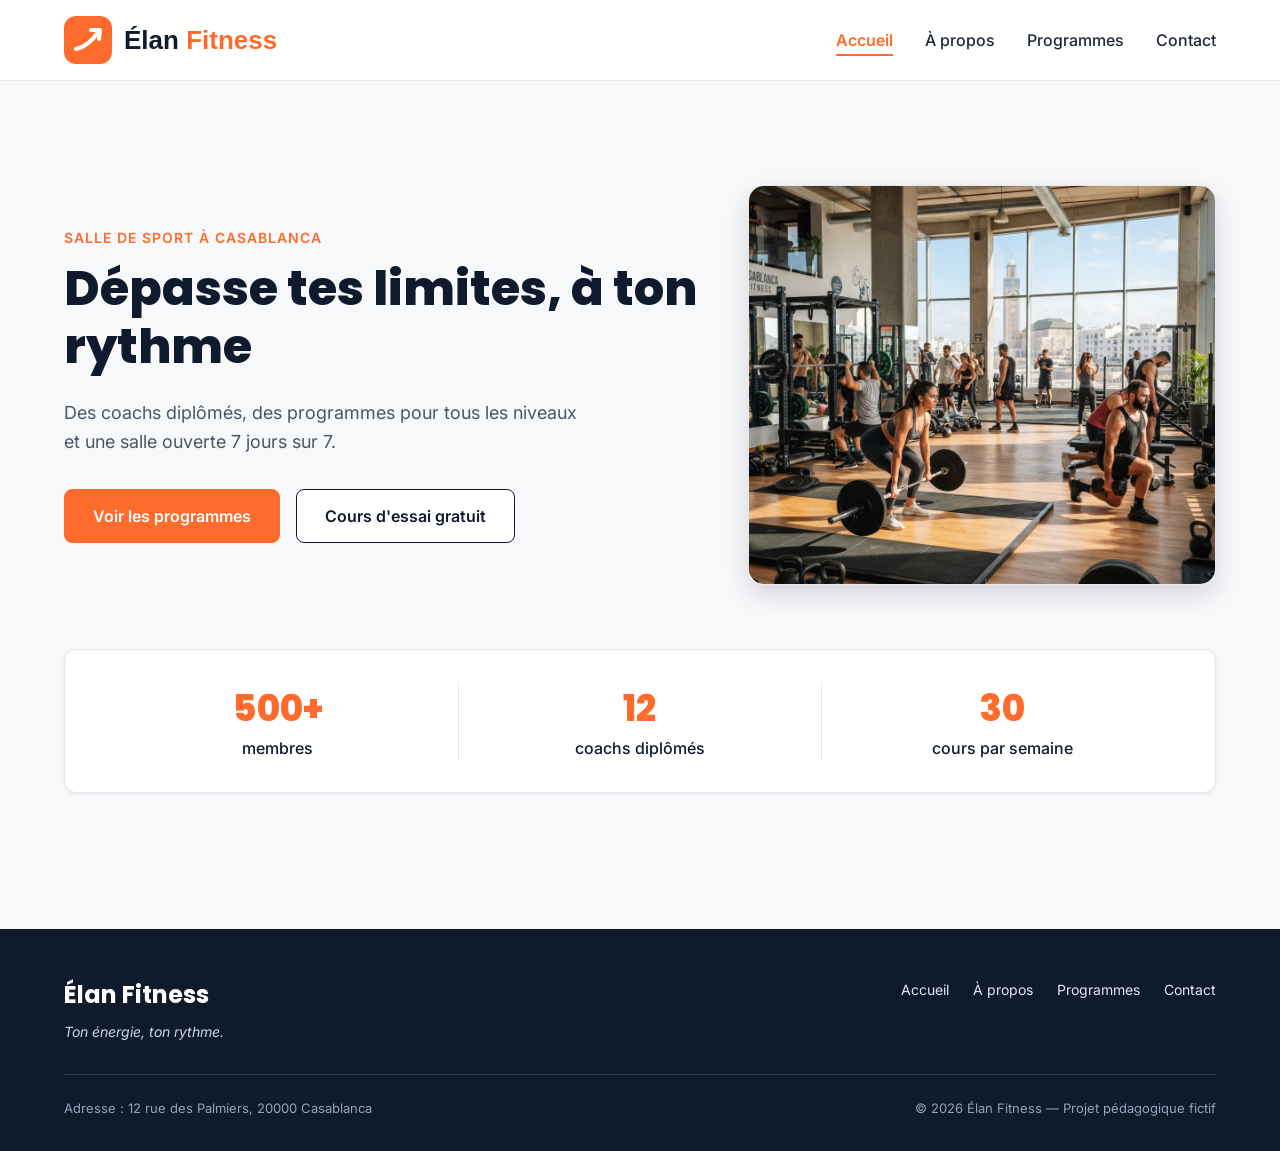
<file: index.html>
<!DOCTYPE html>
<html lang="fr">
<head>
  <meta charset="UTF-8">
  <meta name="viewport" content="width=device-width, initial-scale=1">
  <meta name="description" content="Élan Fitness, salle de sport à Casablanca : musculation, yoga, cardio et boxe fitness avec des coachs diplômés. Réservez votre cours d'essai gratuit.">
  <title>Élan Fitness | Salle de sport à Casablanca</title>

  <link rel="preconnect" href="https://fonts.googleapis.com">
  <link rel="preconnect" href="https://fonts.gstatic.com" crossorigin>
  <link href="https://fonts.googleapis.com/css2?family=Inter:wght@400;500;600&family=Poppins:wght@600;700;800&display=swap" rel="stylesheet">

  <link rel="stylesheet" href="style.css">
</head>

<body>

  <header class="en-tete">
    <div class="conteneur en-tete-contenu">
      <a href="index.html" class="logo">
        <img src="img/logo-complet.svg" alt="Website logo"></a>

      <nav aria-label="Navigation principale">
        <ul class="menu">
  <li><a href="index.html" aria-current="page" class="lien-actif">Accueil</a></li>
  <li><a href="apropos.html">À propos</a></li>
  <li><a href="programmes.html">Programmes</a></li>
  <li><a href="contact.html">Contact</a></li>
</ul>
      </nav>
    </div>
  </header>

  <main>
    <section id="accueil" class="hero">
      <div class="conteneur">

        <div class="hero-contenu">
          <div class="hero-texte">
            <p class="sur-titre">Salle de sport à Casablanca</p>
            <h1>Dépasse tes limites, à ton rythme</h1>
            <p class="hero-description">
              Des coachs diplômés, des programmes pour tous les niveaux et une salle ouverte 7 jours sur 7.
            </p>
            <div class="boutons">
              <a href="programmes.html" class="bouton bouton-principal">Voir les programmes</a>
              <a href="contact.html" class="bouton bouton-secondaire">Cours d'essai gratuit</a>
            </div>
          </div>

          <img class="hero-image" src="img/hero.jpg" alt="Des personnes s'entraînent dans une salle de sport lumineuse à Casablanca">
        </div>

        <div class="chiffres">
          <div class="chiffre">
            <p class="chiffre-nombre">500+</p>
            <p>membres</p>
          </div>
          <div class="chiffre">
            <p class="chiffre-nombre">12</p>
            <p>coachs diplômés</p>
          </div>
          <div class="chiffre">
            <p class="chiffre-nombre">30</p>
            <p>cours par semaine</p>
          </div>
        </div>

      </div>
    </section>

  </main>

  <footer class="pied-de-page">
    <div class="conteneur">

      <div class="pied-haut">
        <div>
          <p class="logo logo-clair">Élan Fitness</p>
          <p class="slogan">Ton énergie, ton rythme.</p>
        </div>

        <nav aria-label="Navigation du pied de page">
          <ul class="menu menu-pied">
            <li><a href="index.html">Accueil</a></li>
            <li><a href="apropos.html">À propos</a></li>
            <li><a href="programmes.html">Programmes</a></li>
            <li><a href="contact.html">Contact</a></li>

          </ul>
        </nav>
      </div>

      <div class="pied-bas">
        <p>Adresse : 12 rue des Palmiers, 20000 Casablanca</p>
        <p>&copy; 2026 Élan Fitness — Projet pédagogique fictif</p>
      </div>

    </div>
  </footer>

</body>
</html>
</file>
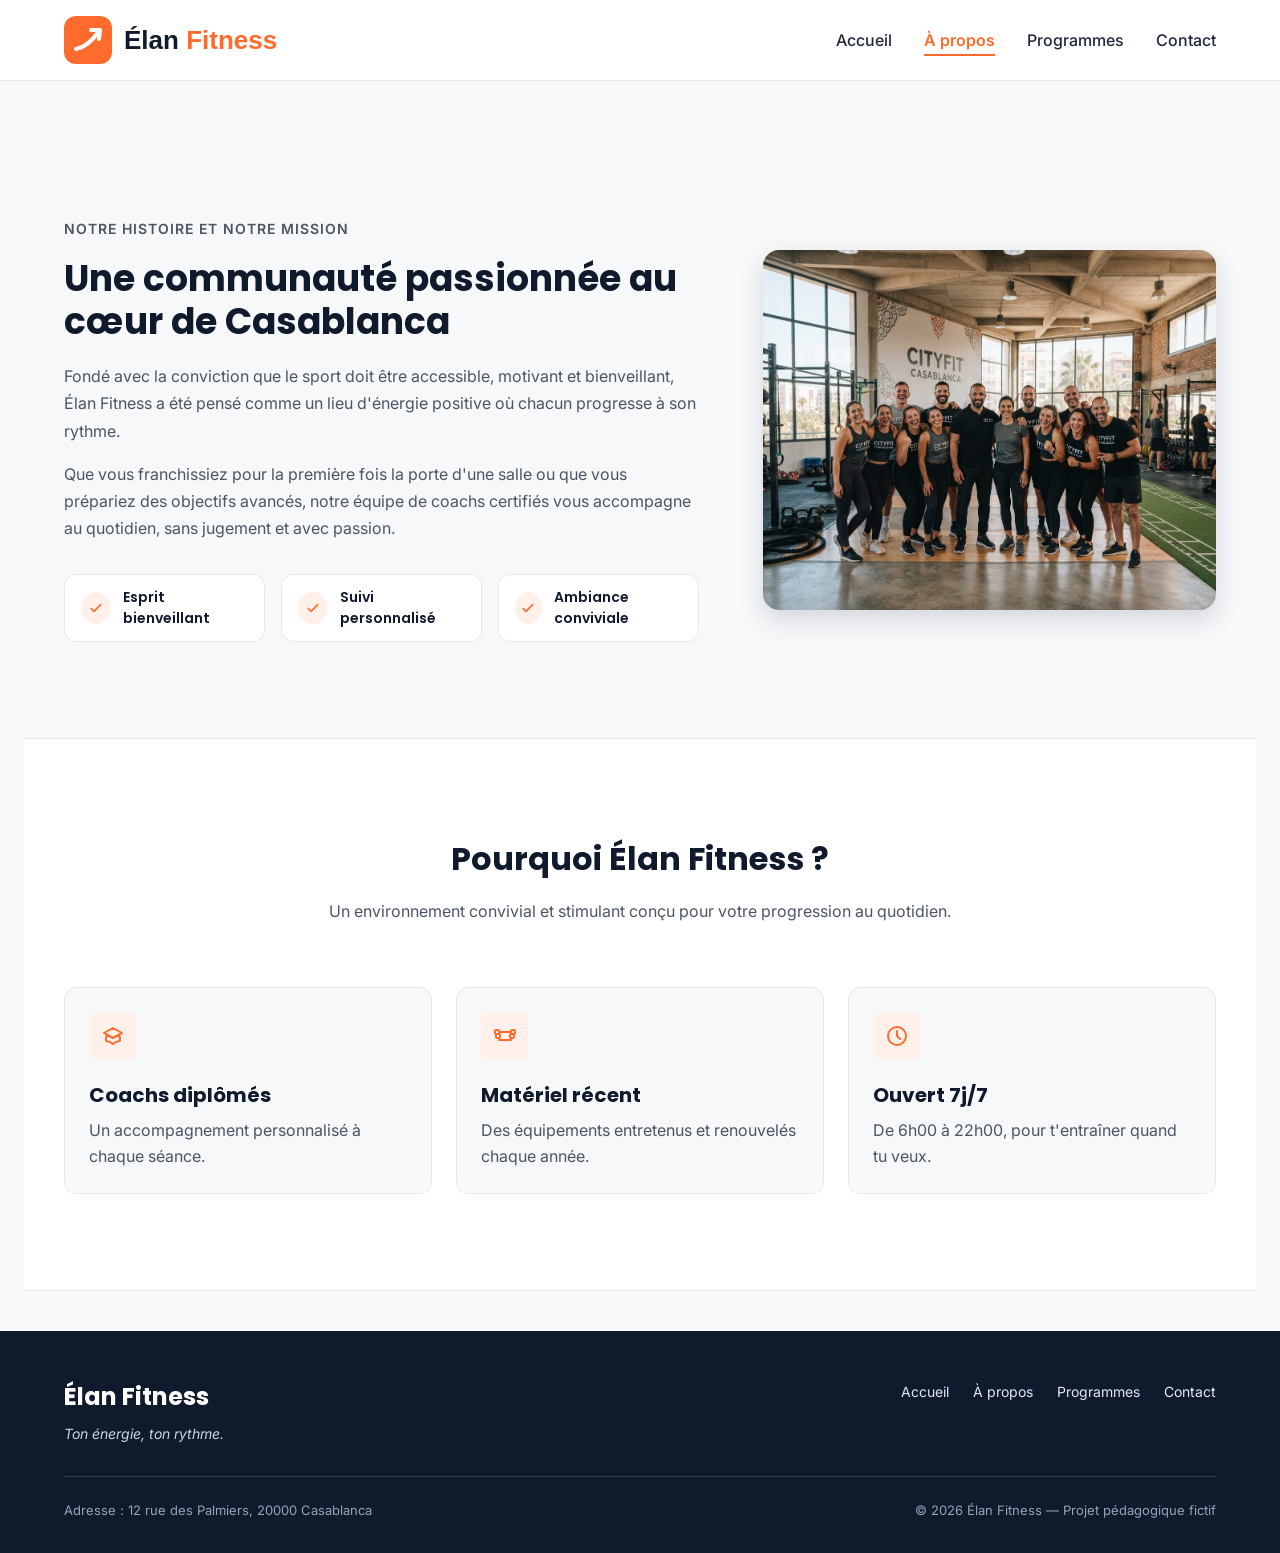
<file: apropos.html>
<!DOCTYPE html>
<html lang="fr">
<head>
  <meta charset="UTF-8">
  <meta name="viewport" content="width=device-width, initial-scale=1">
  <meta name="description" content="Découvrez l'histoire, les valeurs et l'équipe de coachs d'Élan Fitness, une salle de sport conviviale et bienveillante au cœur de Casablanca.">
  <title>À propos  | Salle de sport à Casablanca</title>

  <link rel="preconnect" href="https://fonts.googleapis.com">
  <link rel="preconnect" href="https://fonts.gstatic.com" crossorigin>
  <link href="https://fonts.googleapis.com/css2?family=Inter:wght@400;500;600&family=Poppins:wght@600;700;800&display=swap" rel="stylesheet">

  <link rel="stylesheet" href="style.css">
</head>
<body>
    <header class="en-tete">
    <div class="conteneur en-tete-contenu">
       <a href="index.html" class="logo"><img src="img/logo-complet.svg" alt="Website logo"></a>
      <nav aria-label="Navigation principale">
        <ul class="menu">
  <li><a href="index.html">Accueil</a></li>
  <li><a href="apropos.html" class="lien-actif">À propos</a></li>
  <li><a href="programmes.html">Programmes</a></li>
  <li><a href="contact.html">Contact</a></li>
</ul>
      </nav>
    </div>
  </header>
    <main>
        <section id="a-propos" class="section">
      <div class="conteneur apropos-contenu">

        <div class="apropos-texte">
          <p class="sur-titre">Notre histoire et notre mission</p>
          <h2>Une communauté passionnée au cœur de Casablanca</h2>
          <p>
            Fondé avec la conviction que le sport doit être accessible, motivant et bienveillant,
            Élan Fitness a été pensé comme un lieu d'énergie positive où chacun progresse à son rythme.
          </p>
          <p>
            Que vous franchissiez pour la première fois la porte d'une salle ou que vous prépariez des
            objectifs avancés, notre équipe de coachs certifiés vous accompagne au quotidien, sans
            jugement et avec passion.
          </p>

          <ul class="valeurs">
            <li class="valeur">
              <div class="icone icone-petite"><img src="img/icone-check.svg" alt=""></div>
              <span>Esprit bienveillant</span>
            </li>
            <li class="valeur">
              <div class="icone icone-petite"><img src="img/icone-check.svg" alt=""></div>
              <span>Suivi personnalisé</span>
            </li>
            <li class="valeur">
              <div class="icone icone-petite"><img src="img/icone-check.svg" alt=""></div>
              <span>Ambiance conviviale</span>
            </li>
          </ul>
        </div>

        <img class="apropos-image" src="img/equipe.jpg" alt="L'équipe de coachs d'Élan Fitness réunie dans la salle">

      </div>
    </section>
    <section class="section section-blanche">
      <div class="conteneur">

        <div class="section-titre">
          <h2>Pourquoi Élan Fitness ?</h2>
          <p>Un environnement convivial et stimulant conçu pour votre progression au quotidien.</p>
        </div>

        <div class="cartes">
          <article class="carte carte-avantage">
            <div class="icone"><img src="img/icone-coach.svg" alt=""></div>
            <h3>Coachs diplômés</h3>
            <p>Un accompagnement personnalisé à chaque séance.</p>
          </article>

          <article class="carte carte-avantage">
            <div class="icone"><img src="img/icone-materiel.svg" alt=""></div>
            <h3>Matériel récent</h3>
            <p>Des équipements entretenus et renouvelés chaque année.</p>
          </article>

          <article class="carte carte-avantage">
            <div class="icone"><img src="img/icone-horloge.svg" alt=""></div>
            <h3>Ouvert 7j/7</h3>
            <p>De 6h00 à 22h00, pour t'entraîner quand tu veux.</p>
          </article>
        </div>

      </div>
    </section>
    </main>
    <footer class="pied-de-page">
    <div class="conteneur">

      <div class="pied-haut">
        <div>
          <p class="logo logo-clair">Élan Fitness</p>
          <p class="slogan">Ton énergie, ton rythme.</p>
        </div>

        <nav aria-label="Navigation du pied de page">
          <ul class="menu menu-pied">
            <li><a href="index.html">Accueil</a></li>
            <li><a href="apropos.html">À propos</a></li>
            <li><a href="programmes.html">Programmes</a></li>
            <li><a href="contact.html">Contact</a></li>

          </ul>
        </nav>
      </div>

      <div class="pied-bas">
        <p>Adresse : 12 rue des Palmiers, 20000 Casablanca</p>
        <p>&copy; 2026 Élan Fitness — Projet pédagogique fictif</p>
      </div>

    </div>
  </footer>
</body>
</html>
</file>
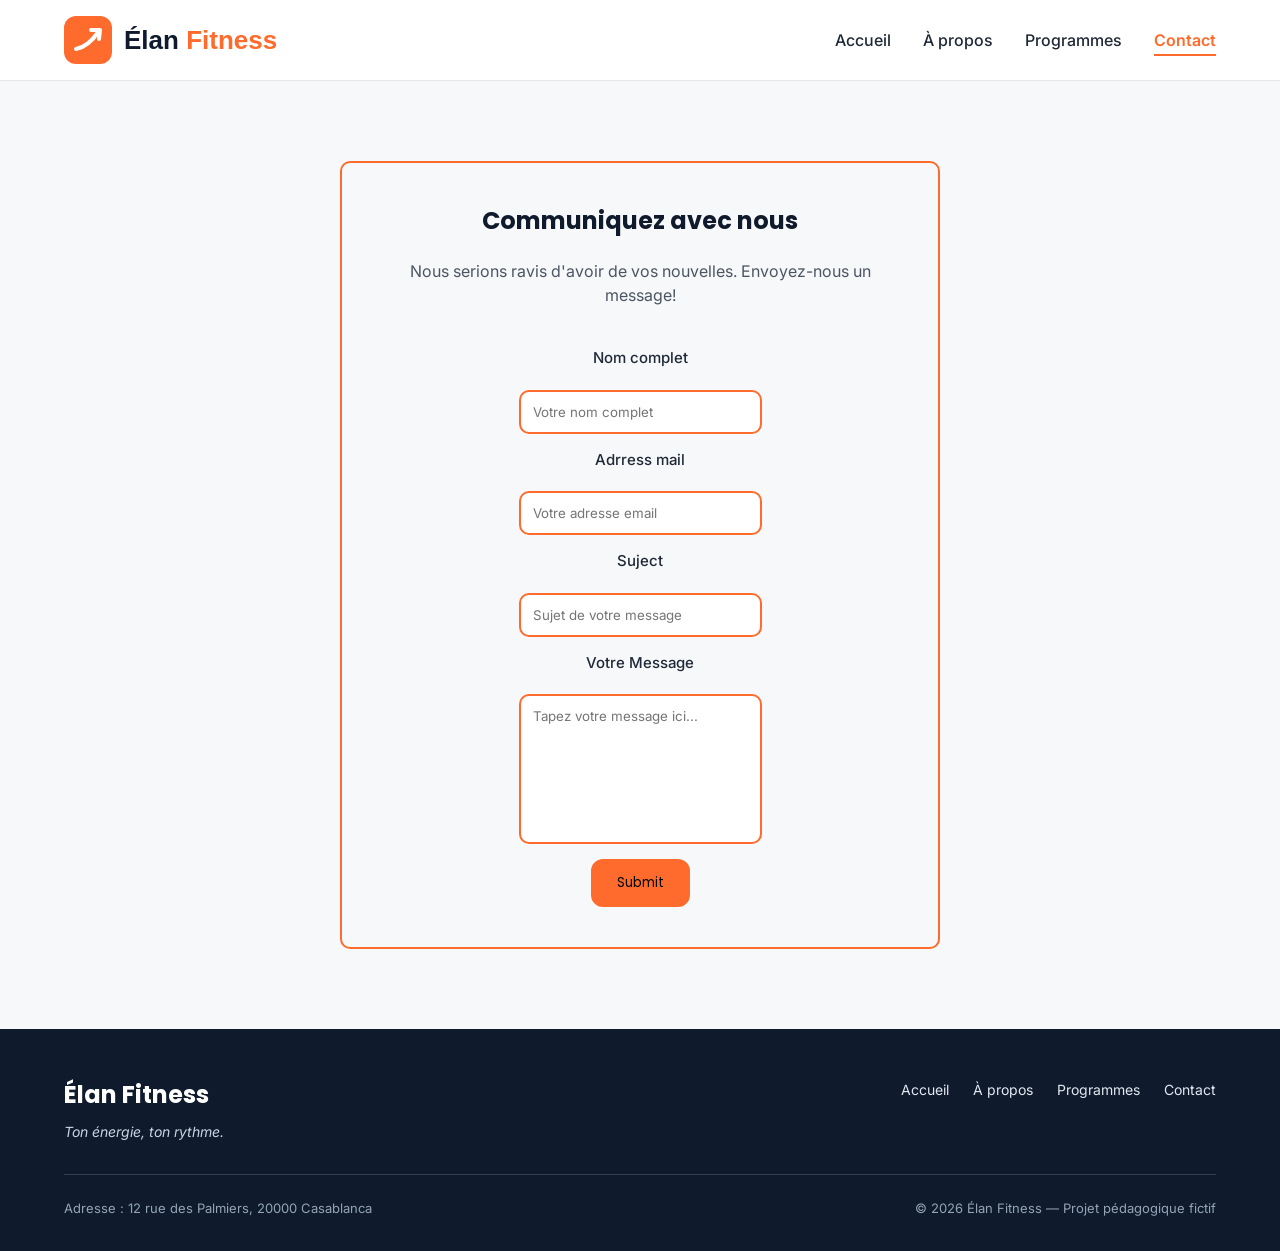
<file: contact.html>
<!DOCTYPE html>
<html lang="fr">
<head>
  <meta charset="UTF-8">
  <meta name="viewport" content="width=device-width, initial-scale=1">
  <meta name="description" content="Contactez Élan Fitness à Casablanca : envoyez-nous un message, retrouvez notre adresse et nos horaires, et réservez votre cours d'essai gratuit.">
  <title>Contact | Salle de sport à Casablanca</title>

  <link rel="preconnect" href="https://fonts.googleapis.com">
  <link rel="preconnect" href="https://fonts.gstatic.com" crossorigin>
  <link href="https://fonts.googleapis.com/css2?family=Inter:wght@400;500;600&family=Poppins:wght@600;700;800&display=swap" rel="stylesheet">

  <link rel="stylesheet" href="style.css">
</head>
<body>
    <header class="en-tete">
    <div class="conteneur en-tete-contenu">
       <a href="index.html" class="logo"><img src="img/logo-complet.svg" alt="Website logo"></a>

      <nav aria-label="Navigation principale">
        <ul class="menu">
  <li><a href="index.html">Accueil</a></li>
  <li><a href="apropos.html">À propos</a></li>
  <li><a href="programmes.html">Programmes</a></li>
  <li><a href="contact.html" class="lien-actif">Contact</a></li>
</ul>
      </nav>
    </div>
  </header>
    <main>


      <section class = "contact">


        <div class="classfrom">

          <h2 class="text">Communiquez avec nous</h2>
          <p class="texte">Nous serions ravis d'avoir de vos nouvelles. Envoyez-nous un message!</p>

          <form action="#" method="get">
            <div class = "wrappinputs">
            <label for="name">Nom complet</label>
            <input id="name" type="text" name ="username" placeholder="Votre nom complet"/>
            <label for="mail">Adrress mail</label>
            <input id="mail" type="email" name="email" placeholder="Votre adresse email" required/>
            <label for="subject">Suject</label>
            <input id="subject" name="subjectofcontact" type="text" placeholder="Sujet de votre message"/>
            <div class="subjectform">
              <label for="message">Votre Message</label>
              <textarea id="message" name="text" type="text" placeholder="Tapez votre message ici..."></textarea>
              <div class="boutons">
              <button type="submit" onclick="alert('Thank you for reaching us, our team will contact you soon.')">Submit</button>
              </div>
            </div>
            </div>
          </form>

        </div>

      </section>

      
    </main>
    <footer class="pied-de-page">
    <div class="conteneur">

      <div class="pied-haut">
        <div>
          <p class="logo logo-clair">Élan Fitness</p>
          <p class="slogan">Ton énergie, ton rythme.</p>
        </div>

        <nav aria-label="Navigation du pied de page">
          <ul class="menu menu-pied">
            <li><a href="index.html">Accueil</a></li>
            <li><a href="apropos.html">À propos</a></li>
            <li><a href="programmes.html">Programmes</a></li>
            <li><a href="contact.html">Contact</a></li>

          </ul>
        </nav>
      </div>

      <div class="pied-bas">
        <p>Adresse : 12 rue des Palmiers, 20000 Casablanca</p>
        <p>&copy; 2026 Élan Fitness — Projet pédagogique fictif</p>
      </div>

    </div>
  </footer>
</body>
</html>
</file>
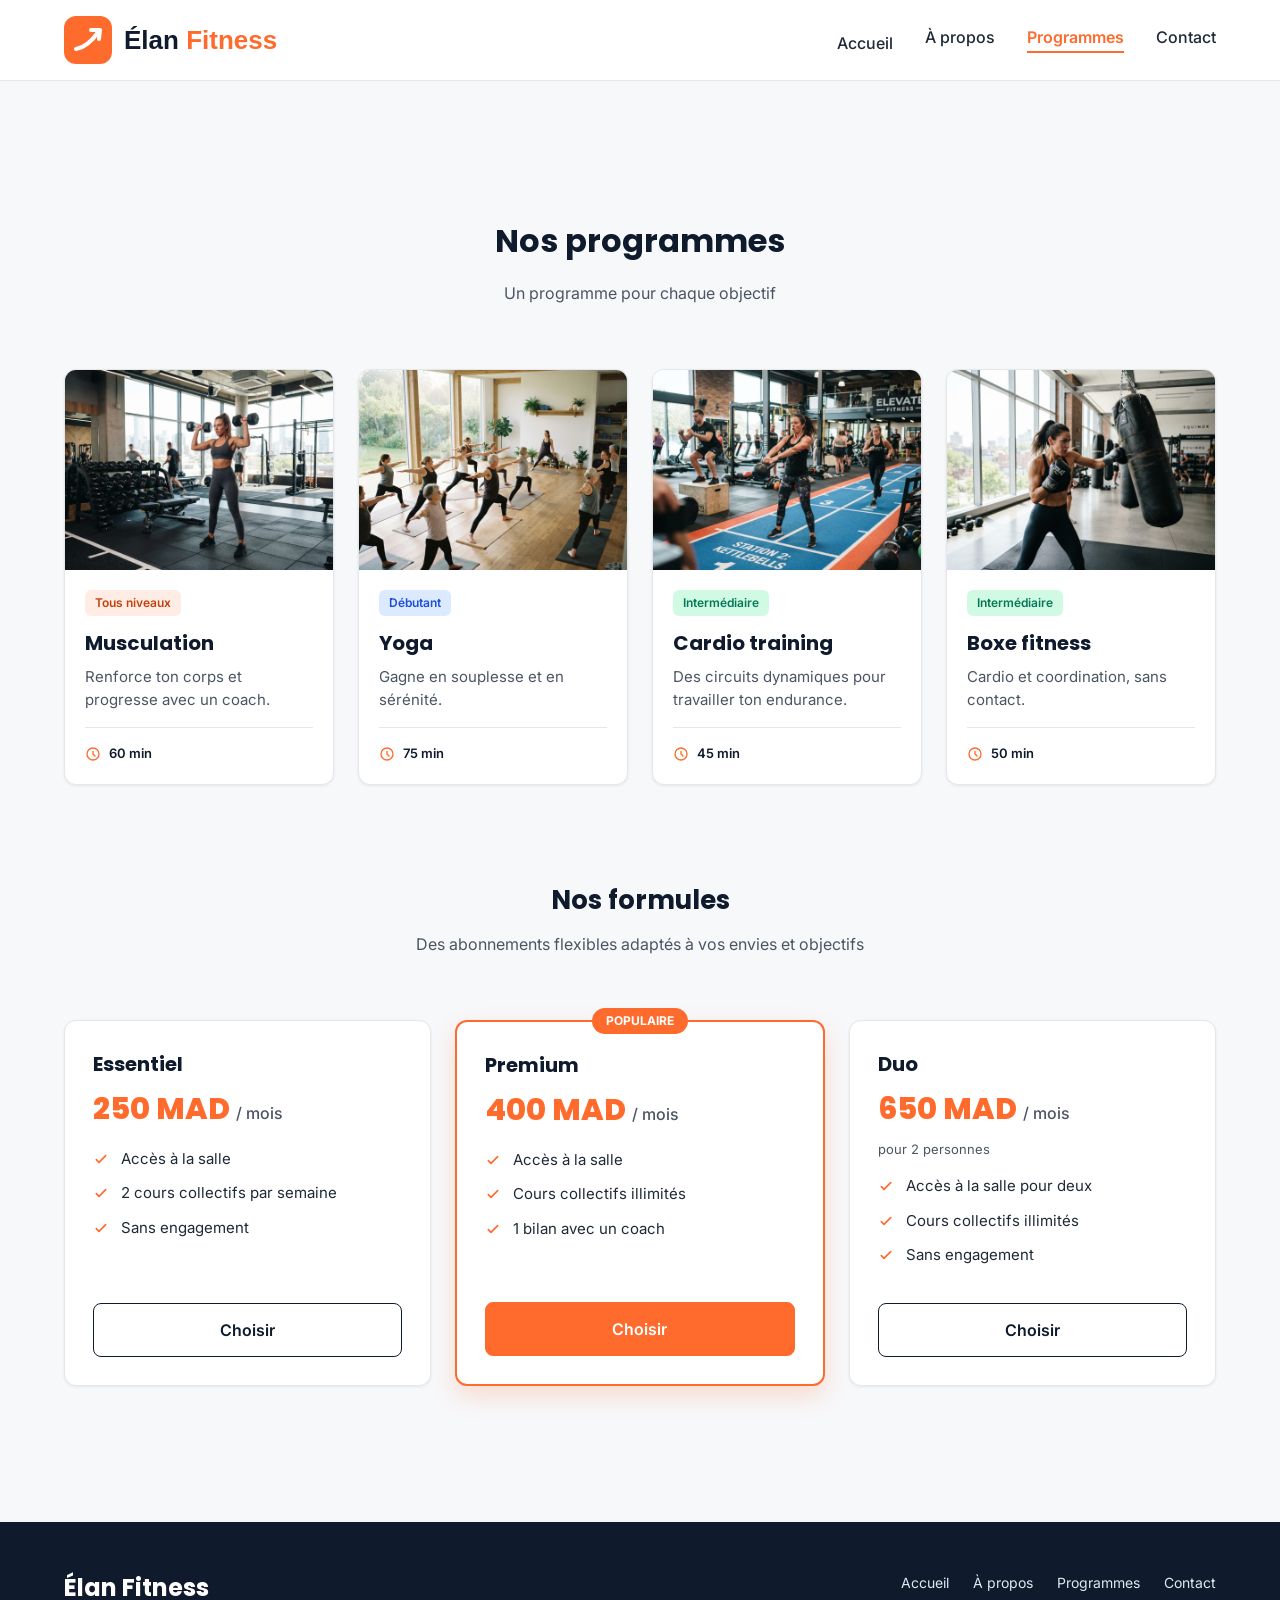
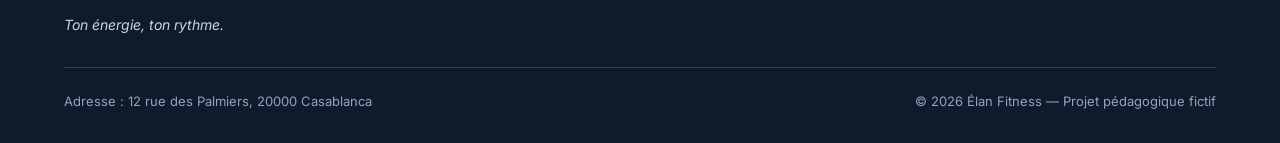
<file: programmes.html>
<!DOCTYPE html>
<html lang="fr">
<head>
  <meta charset="UTF-8">
  <meta name="viewport" content="width=device-width, initial-scale=1">
  <meta name="description" content="Musculation, yoga, cardio et boxe fitness : découvrez les cours d'Élan Fitness à Casablanca et choisissez la formule qui vous convient.">
  <title>Programmes | Salle de sport à Casablanca</title>

  <link rel="preconnect" href="https://fonts.googleapis.com">
  <link rel="preconnect" href="https://fonts.gstatic.com" crossorigin>
  <link href="https://fonts.googleapis.com/css2?family=Inter:wght@400;500;600&family=Poppins:wght@600;700;800&display=swap" rel="stylesheet">

  <link rel="stylesheet" href="style.css">
</head>
<body>
    <header class="en-tete">
    <div class="conteneur en-tete-contenu">
       <a href="index.html" class="logo"><img src="img/logo-complet.svg" alt="Website logo">

      <nav aria-label="Navigation principale">
        <ul class="menu">
  <li><a href="index.html">Accueil</a></li>
  <li><a href="apropos.html">À propos</a></li>
  <li><a href="programmes.html" class="lien-actif">Programmes</a></li>
  <li><a href="contact.html">Contact</a></li>
</ul>
      </nav>
    </div>
  </header>
    <main>

        <section id="programmes" class="section">
      <div class="conteneur">

        <div class="section-titre">
          <h2>Nos programmes</h2>
          <p>Un programme pour chaque objectif</p>
        </div>

        <div class="cartes">

          <article class="carte carte-programme">
            <img src="img/musculation.jpg" alt="Une sportive soulève des haltères dans l'espace musculation">
            <div class="programme-corps">
              <span class="etiquette etiquette-orange">Tous niveaux</span>
              <h3>Musculation</h3>
              <p>Renforce ton corps et progresse avec un coach.</p>
              <p class="duree"><img src="img/icone-duree.svg" alt="">60 min</p>
            </div>
          </article>

          <article class="carte carte-programme">
            <img src="img/yoga.jpg" alt="Un groupe pratique le yoga sur des tapis dans une salle lumineuse">
            <div class="programme-corps">
              <span class="etiquette etiquette-bleue">Débutant</span>
              <h3>Yoga</h3>
              <p>Gagne en souplesse et en sérénité.</p>
              <p class="duree"><img src="img/icone-duree.svg" alt="">75 min</p>
            </div>
          </article>

          <article class="carte carte-programme">
            <img src="img/cardio.jpg" alt="Des sportifs suivent un circuit de cardio training avec des kettlebells">
            <div class="programme-corps">
              <span class="etiquette etiquette-verte">Intermédiaire</span>
              <h3>Cardio training</h3>
              <p>Des circuits dynamiques pour travailler ton endurance.</p>
              <p class="duree"><img src="img/icone-duree.svg" alt="">45 min</p>
            </div>
          </article>

          <article class="carte carte-programme">
            <img src="img/boxe.jpg" alt="Une sportive frappe un sac de frappe pendant un cours de boxe fitness">
            <div class="programme-corps">
              <span class="etiquette etiquette-verte">Intermédiaire</span>
              <h3>Boxe fitness</h3>
              <p>Cardio et coordination, sans contact.</p>
              <p class="duree"><img src="img/icone-duree.svg" alt="">50 min</p>
            </div>
          </article>

        </div>

        <div class="formules">

          <div class="section-titre">
            <h3>Nos formules</h3>
            <p>Des abonnements flexibles adaptés à vos envies et objectifs</p>
          </div>

          <div class="cartes">

            <article class="carte formule">
              <h4>Essentiel</h4>
              <p class="prix">250 MAD <span>/ mois</span></p>
              <ul class="formule-liste">
                <li>Accès à la salle</li>
                <li>2 cours collectifs par semaine</li>
                <li>Sans engagement</li>
              </ul>
              <a href="#contact" class="bouton bouton-secondaire">Choisir</a>
            </article>

            <article class="carte formule formule-populaire">
              <p class="badge-populaire">Populaire</p>
              <h4>Premium</h4>
              <p class="prix">400 MAD <span>/ mois</span></p>
              <ul class="formule-liste">
                <li>Accès à la salle</li>
                <li>Cours collectifs illimités</li>
                <li>1 bilan avec un coach</li>
              </ul>
              <a href="#contact" class="bouton bouton-principal">Choisir</a>
            </article>

            <article class="carte formule">
              <h4>Duo</h4>
              <p class="prix">650 MAD <span>/ mois</span></p>
              <p class="prix-note">pour 2 personnes</p>
              <ul class="formule-liste">
                <li>Accès à la salle pour deux</li>
                <li>Cours collectifs illimités</li>
                <li>Sans engagement</li>
              </ul>
              <a href="contact.html" class="bouton bouton-secondaire">Choisir</a>
            </article>

          </div>
        </div>

      </div>
    </section>

    </main>
    <footer class="pied-de-page">
    <div class="conteneur">

      <div class="pied-haut">
        <div>
          <p class="logo logo-clair">Élan Fitness</p>
          <p class="slogan">Ton énergie, ton rythme.</p>
        </div>

        <nav aria-label="Navigation du pied de page">
          <ul class="menu menu-pied">
            <li><a href="index.html">Accueil</a></li>
            <li><a href="apropos.html">À propos</a></li>
            <li><a href="programmes.html">Programmes</a></li>
            <li><a href="contact.html">Contact</a></li>

          </ul>
        </nav>
      </div>

      <div class="pied-bas">
        <p>Adresse : 12 rue des Palmiers, 20000 Casablanca</p>
        <p>&copy; 2026 Élan Fitness — Projet pédagogique fictif</p>
      </div>

    </div>
  </footer>
</body>
</html>
</file>
<file: style.css>
* {
  box-sizing: border-box;
  margin: 0;
  padding: 0;
}

html {
  scroll-behavior: smooth;
}

body {
  font-family: 'Inter', Arial, sans-serif;
  font-size: 16px;
  line-height: 1.5;
  color: #1F2937;
  background-color: #F7F8FA;
}

h1, h2, h3, h4 {
  font-family: 'Poppins', Arial, sans-serif;
  color: #0F1B2D;
}

a {
  color: inherit;
  text-decoration: none;
}

ul {
  list-style: none;
}

img {
  display: block;
  max-width: 100%;
}

a:focus-visible,
button:focus-visible {
  outline: 3px solid #FF6B2C;
  outline-offset: 2px;
}

.conteneur {
  width: 100%;
  max-width: 1200px;
  margin: 0 auto;
  padding: 0 24px;
}

.section {
  padding: 96px 0;
}

.section-blanche {
  background-color: #FFFFFF;
  border-top: 1px solid #E5E7EB;
  border-bottom: 1px solid #E5E7EB;
}

.section-titre {
  max-width: 640px;
  margin: 0 auto 64px;
  text-align: center;
}

.section-titre h2 {
  font-size: 32px;
  margin-bottom: 16px;
}

.section-titre h3 {
  font-size: 26px;
  margin-bottom: 12px;
}

.section-titre p {
  color: #4B5563;
}

.sur-titre {
  font-size: 14px;
  font-weight: 600;
  color: #FF6B2C;
  text-transform: uppercase;
  letter-spacing: 1px;
  margin-bottom: 12px;
}

.bouton {
  display: inline-block;
  padding: 14px 28px;
  border-radius: 8px;
  font-size: 16px;
  font-weight: 600;
  text-align: center;
  cursor: pointer;
}

.bouton-principal {
  background-color: #FF6B2C;
  border: 1px solid #FF6B2C;
  color: #FFFFFF;
}

.bouton-principal:hover {
  background-color: #F05817;
}

.bouton-secondaire {
  background-color: #FFFFFF;
  border: 1px solid #0F1B2D;
  color: #0F1B2D;
}

.bouton-secondaire:hover {
  background-color: #F3F4F6;
}

.cartes {
  display: flex;
  gap: 24px;
}

.carte {
  flex: 1;
  background-color: #FFFFFF;
  border: 1px solid #E5E7EB;
  border-radius: 12px;
  box-shadow: 0 1px 3px rgba(15, 27, 45, 0.08);
}

.icone {
  width: 48px;
  height: 48px;
  background-color: #FFF0EA;
  border-radius: 8px;
  display: flex;
  align-items: center;
  justify-content: center;
}

.icone img {
  width: 24px;
  height: 24px;
}

.icone-petite {
  width: 32px;
  height: 32px;
  border-radius: 50%;
}

.icone-petite img {
  width: 16px;
  height: 16px;
}

.en-tete {
  position: sticky;
  top: 0;
  z-index: 10;
  background-color: #FFFFFF;
  border-bottom: 1px solid #E5E7EB;
}

.en-tete-contenu {
  height: 80px;
  display: flex;
  align-items: center;
  justify-content: space-between;
}

.logo {
  display: flex;
  align-items: center;
  font-family: 'Poppins', Arial, sans-serif;
  font-size: 24px;
  font-weight: 700;
  color: #0F1B2D;
}


.menu {
  display: flex;
  gap: 32px;
}

.menu a {
  font-weight: 500;
  padding-bottom: 4px;
  border-bottom: 2px solid transparent;
}

.menu a:hover {
  color: #FF6B2C;
}

.menu .lien-actif {
  color: #FF6B2C;
  font-weight: 600;
  border-bottom-color: #FF6B2C;
}

.hero {
  padding: 64px 0 96px;
}

.hero-contenu {
  display: flex;
  align-items: center;
  gap: 32px;
}

.hero-texte {
  flex: 7;
}

.hero-texte h1 {
  font-size: 48px;
  font-weight: 800;
  line-height: 1.2;
  margin-bottom: 24px;
}

.hero-description {
  max-width: 520px;
  font-size: 18px;
  line-height: 1.6;
  color: #4B5563;
  margin-bottom: 32px;
}

.boutons {
  display: flex;
  flex-wrap: wrap;
  gap: 16px;
}

.hero-image {
  flex: 5;
  min-width: 0;
  height: 400px;
  object-fit: cover;
  border-radius: 16px;
  border: 1px solid #E5E7EB;
  box-shadow: 0 10px 25px rgba(15, 27, 45, 0.15);
}

.chiffres {
  display: flex;
  margin-top: 64px;
  padding: 32px;
  background-color: #FFFFFF;
  border: 1px solid #E5E7EB;
  border-radius: 12px;
  box-shadow: 0 1px 3px rgba(15, 27, 45, 0.08);
}

.chiffre {
  flex: 1;
  text-align: center;
  font-weight: 500;
  color: #0F1B2D;
}

.chiffre + .chiffre {
  border-left: 1px solid #E5E7EB;
}

.chiffre-nombre {
  font-family: 'Poppins', Arial, sans-serif;
  font-size: 36px;
  font-weight: 800;
  color: #FF6B2C;
}

.carte-avantage {
  padding: 24px;
  background-color: #F7F8FA;
  box-shadow: none;
}

.carte-avantage .icone {
  margin-bottom: 20px;
}

.carte-avantage h3 {
  font-size: 20px;
  margin-bottom: 8px;
}

.carte-avantage p {
  color: #4B5563;
  line-height: 1.6;
}

.apropos-contenu {
  display: flex;
  align-items: center;
  gap: 64px;
}

.apropos-texte {
  flex: 7;
}

.apropos-texte h2 {
  font-size: 36px;
  line-height: 1.2;
  margin-bottom: 20px;
}

.apropos-texte p {
  color: #4B5563;
  line-height: 1.7;
  margin-bottom: 16px;
}

.valeurs {
  display: flex;
  gap: 16px;
  margin-top: 32px;
}

.valeur {
  flex: 1;
  display: flex;
  align-items: center;
  gap: 12px;
  padding: 12px 16px;
  background-color: #FFFFFF;
  border: 1px solid #E5E7EB;
  border-radius: 12px;
  font-family: 'Poppins', Arial, sans-serif;
  font-size: 14px;
  font-weight: 600;
  color: #0F1B2D;
}

.apropos-image {
  flex: 5;
  min-width: 0;
  height: 360px;
  object-fit: cover;
  border-radius: 16px;
  box-shadow: 0 10px 25px rgba(15, 27, 45, 0.15);
}

.carte-programme {
  display: flex;
  flex-direction: column;
  overflow: hidden;
}

.carte-programme > img {
  width: 100%;
  height: 200px;
  object-fit: cover;
}

.programme-corps {
  flex: 1;
  display: flex;
  flex-direction: column;
  padding: 20px;
}

.programme-corps h3 {
  font-size: 20px;
  margin-bottom: 8px;
}

.programme-corps p {
  font-size: 15px;
  color: #4B5563;
}

.etiquette {
  align-self: flex-start;
  padding: 4px 10px;
  margin-bottom: 12px;
  border-radius: 6px;
  font-size: 12px;
  font-weight: 600;
}

.etiquette-orange {
  background-color: #FFEDE5;
  color: #C2410C;
}

.etiquette-bleue {
  background-color: #DBEAFE;
  color: #1D4ED8;
}

.etiquette-verte {
  background-color: #D1FAE5;
  color: #047857;
}

.programme-corps .duree {
  display: flex;
  align-items: center;
  gap: 8px;
  margin-top: auto;
  padding-top: 16px;
  border-top: 1px solid #E5E7EB;
  font-size: 13px;
  font-weight: 600;
  color: #0F1B2D;
}

.programme-corps h3 + p {
  margin-bottom: 16px;
}

.duree img {
  width: 16px;
  height: 16px;
}

.formules {
  margin-top: 96px;
}

.formule {
  position: relative;
  display: flex;
  flex-direction: column;
  padding: 28px;
}

.formule h4 {
  font-size: 20px;
}

.prix {
  margin: 8px 0 16px;
  font-family: 'Poppins', Arial, sans-serif;
  font-size: 30px;
  font-weight: 800;
  color: #FF6B2C;
}

.prix span {
  font-family: 'Inter', Arial, sans-serif;
  font-size: 16px;
  font-weight: 500;
  color: #4B5563;
}

.prix-note {
  margin: -8px 0 16px;
  font-size: 13px;
  color: #4B5563;
}

.formule-liste {
  flex: 1;
  margin-bottom: 24px;
}

.formule-liste li {
  padding-left: 28px;
  margin-bottom: 12px;
  font-size: 15px;
  background-image: url('img/icone-check.svg');
  background-repeat: no-repeat;
  background-position: left center;
  background-size: 16px;
}

.formule .bouton {
  display: block;
}

.formule-populaire {
  border: 2px solid #FF6B2C;
  box-shadow: 0 10px 25px rgba(255, 107, 44, 0.2);
}

.badge-populaire {
  position: absolute;
  top: -14px;
  left: 50%;
  transform: translateX(-50%);
  padding: 4px 14px;
  background-color: #FF6B2C;
  border-radius: 999px;
  font-size: 12px;
  font-weight: 700;
  text-transform: uppercase;
  color: #FFFFFF;
}

.pied-de-page {
  padding: 48px 0 32px;
  background-color: #0F1B2D;
  color: #FFFFFF;
}

.pied-haut {
  display: flex;
  justify-content: space-between;
  align-items: flex-start;
  padding-bottom: 32px;
  border-bottom: 1px solid rgba(255, 255, 255, 0.15);
}

.logo-clair {
  color: #FFFFFF;
}

.slogan {
  margin-top: 8px;
  font-size: 14px;
  font-style: italic;
  color: #CBD5E1;
}

.menu-pied {
  gap: 24px;
}

.menu-pied a {
  font-size: 14px;
  font-weight: 400;
  color: #E2E8F0;
}

.pied-bas {
  display: flex;
  justify-content: space-between;
  margin-top: 24px;
  font-size: 13px;
  color: #94A3B8;
}

.classfrom {
  display: flex;
  flex-direction: column;
  align-items: center;
  gap: 20px;
  width: 100%;
  max-width: 600px;
  margin: 40px auto;
  padding: 40px;
  border: solid 2px #FF6B2C;
  border-radius: 10px;
}

.classfrom label {
  display: block;
  text-align: center;
  font-weight: 500;
  font-size: 15px;
}

.classfrom input,
.classfrom textarea {
  display: block;
  box-sizing: border-box;
  width: 100%;
  max-width: 400px;
  padding: 12px;
  margin: 20px 0 15px;
  border: solid 2px #FF6B2C;
  border-radius: 10px;
  font-family: 'Inter', Arial, sans-serif;
}

.classfrom textarea {
  height: 150px;
  resize: none;
}

.classfrom button {
  display: block;
  margin: 0 auto;
  padding: 12px 24px;
  border: solid 2px #FF6B2C;
  border-radius: 12px;
  background-color: #FF6B2C;
  font-family: 'Poppins', Arial, sans-serif;
  cursor: pointer;
}

.texte {
  text-align: center;
  color: #4B5563;
  margin-bottom: 20px;
}

main {
  padding: 40px 24px;
}
</file>
